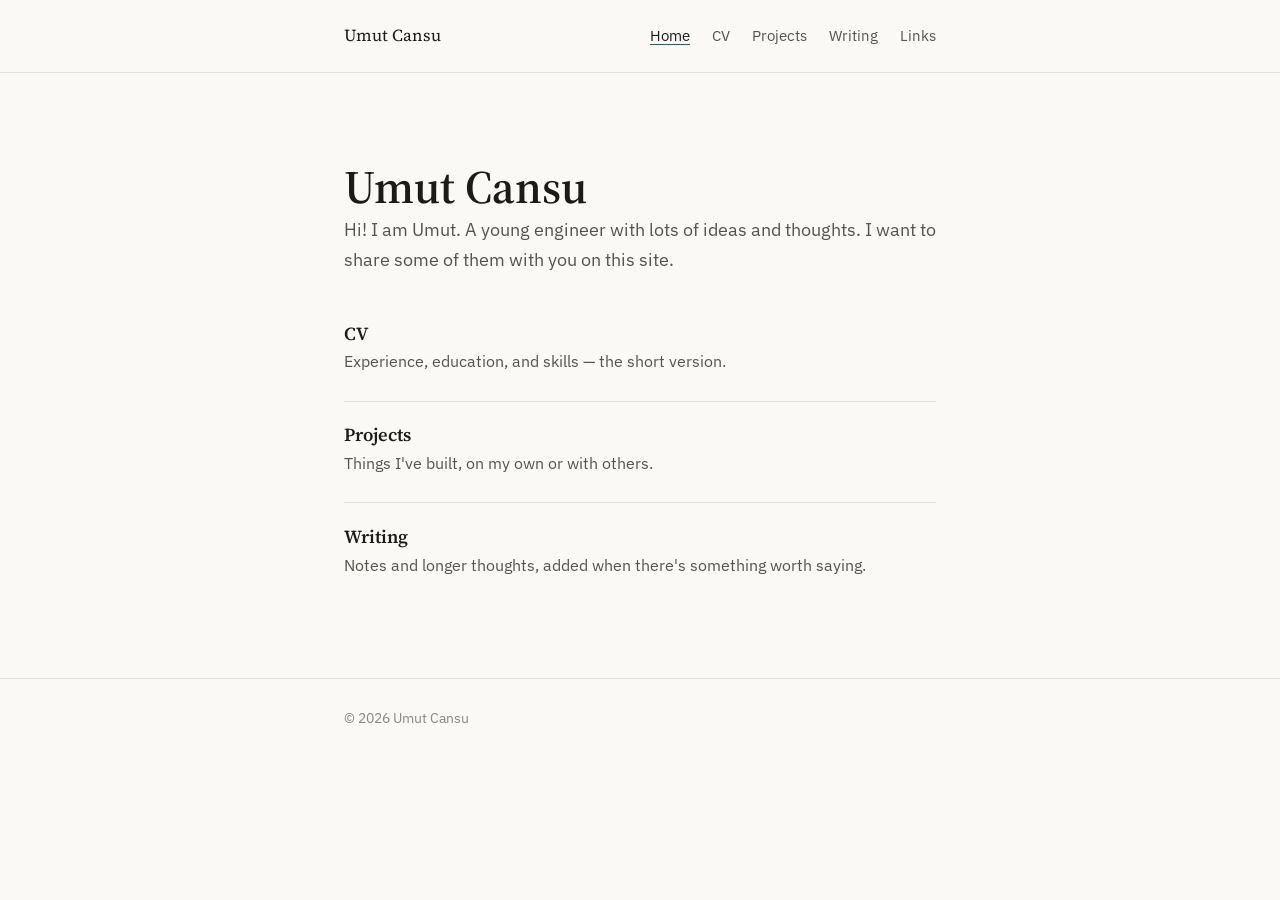
<file: index.html>
<!DOCTYPE html>
<html lang="en">
<head>
<meta charset="UTF-8">
<meta name="viewport" content="width=device-width, initial-scale=1.0">
<title>Umut Cansu</title>
<meta name="description" content="Umut Cansu — CV, projects, and writing.">
<link rel="preconnect" href="https://fonts.googleapis.com">
<link rel="preconnect" href="https://fonts.gstatic.com" crossorigin>
<link href="https://fonts.googleapis.com/css2?family=Source+Serif+4:wght@400;600&family=IBM+Plex+Sans:wght@400;500&family=IBM+Plex+Mono:wght@400;500&display=swap" rel="stylesheet">
<link rel="stylesheet" href="styles.css">
</head>
<body>

<nav class="nav">
  <div class="nav-inner">
    <a class="nav-name" href="index.html">Umut Cansu</a>
    <div class="nav-links">
      <a href="index.html" aria-current="page">Home</a>
      <a href="cv.html">CV</a>
      <a href="projects.html">Projects</a>
      <a href="blog.html">Writing</a>
      <a href="links.html">Links</a>
    </div>
  </div>
</nav>

<main>
  <section class="hero">
    <h1>Umut Cansu</h1>
    <p class="lede">Hi! I am Umut. A young engineer with lots of ideas and thoughts. I want to share some of them with you on this site.</p>
  </section>

  <div class="teasers">
    <a class="teaser" href="cv.html">
      <h3>CV</h3>
      <p>Experience, education, and skills — the short version.</p>
    </a>
    <a class="teaser" href="projects.html">
      <h3>Projects</h3>
      <p>Things I've built, on my own or with others.</p>
    </a>
    <a class="teaser" href="blog.html">
      <h3>Writing</h3>
      <p>Notes and longer thoughts, added when there's something worth saying.</p>
    </a>
  </div>
</main>

<footer>
  <div class="footer-inner">
    © <span id="year"></span> Umut Cansu
  </div>
</footer>

<script>document.getElementById('year').textContent = new Date().getFullYear();</script>
</body>
</html>
</file>
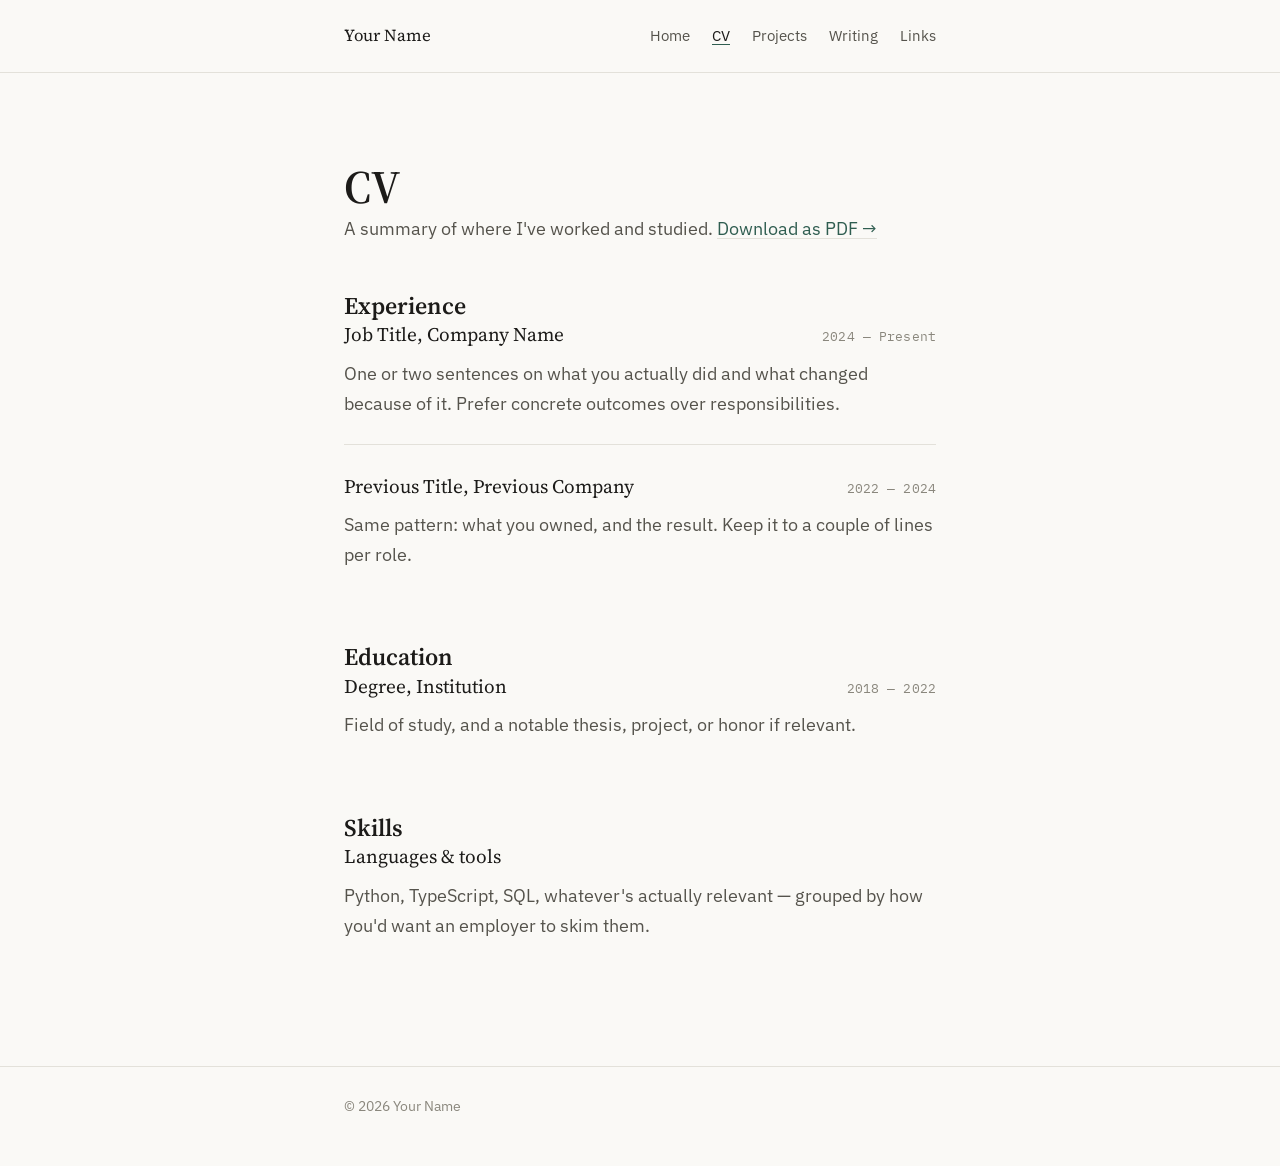
<file: cv.html>
<!DOCTYPE html>
<html lang="en">
<head>
<meta charset="UTF-8">
<meta name="viewport" content="width=device-width, initial-scale=1.0">
<title>CV — Your Name</title>
<link rel="preconnect" href="https://fonts.googleapis.com">
<link rel="preconnect" href="https://fonts.gstatic.com" crossorigin>
<link href="https://fonts.googleapis.com/css2?family=Source+Serif+4:wght@400;600&family=IBM+Plex+Sans:wght@400;500&family=IBM+Plex+Mono:wght@400;500&display=swap" rel="stylesheet">
<link rel="stylesheet" href="styles.css">
</head>
<body>

<nav class="nav">
  <div class="nav-inner">
    <a class="nav-name" href="index.html">Your Name</a>
    <div class="nav-links">
      <a href="index.html">Home</a>
      <a href="cv.html" aria-current="page">CV</a>
      <a href="projects.html">Projects</a>
      <a href="blog.html">Writing</a>
      <a href="links.html">Links</a>
    </div>
  </div>
</nav>

<main>
  <h1>CV</h1>
  <p class="section-intro">A summary of where I've worked and studied. <a href="#">Download as PDF →</a></p>

  <div class="cv-group">
    <h2>Experience</h2>
    <div class="entry-list">

      <div class="entry">
        <div class="entry-head">
          <span class="entry-title">Job Title, Company Name</span>
          <span class="mono">2024 — Present</span>
        </div>
        <div class="entry-body">
          <p>One or two sentences on what you actually did and what changed because of it. Prefer concrete outcomes over responsibilities.</p>
        </div>
      </div>

      <div class="entry">
        <div class="entry-head">
          <span class="entry-title">Previous Title, Previous Company</span>
          <span class="mono">2022 — 2024</span>
        </div>
        <div class="entry-body">
          <p>Same pattern: what you owned, and the result. Keep it to a couple of lines per role.</p>
        </div>
      </div>

    </div>
  </div>

  <div class="cv-group">
    <h2>Education</h2>
    <div class="entry-list">

      <div class="entry">
        <div class="entry-head">
          <span class="entry-title">Degree, Institution</span>
          <span class="mono">2018 — 2022</span>
        </div>
        <div class="entry-body">
          <p>Field of study, and a notable thesis, project, or honor if relevant.</p>
        </div>
      </div>

    </div>
  </div>

  <div class="cv-group">
    <h2>Skills</h2>
    <div class="entry-list">
      <div class="entry">
        <div class="entry-head">
          <span class="entry-title">Languages &amp; tools</span>
        </div>
        <div class="entry-body">
          <p>Python, TypeScript, SQL, whatever's actually relevant — grouped by how you'd want an employer to skim them.</p>
        </div>
      </div>
    </div>
  </div>

</main>

<footer>
  <div class="footer-inner">
    © <span id="year"></span> Your Name
  </div>
</footer>

<script>document.getElementById('year').textContent = new Date().getFullYear();</script>
</body>
</html>
</file>
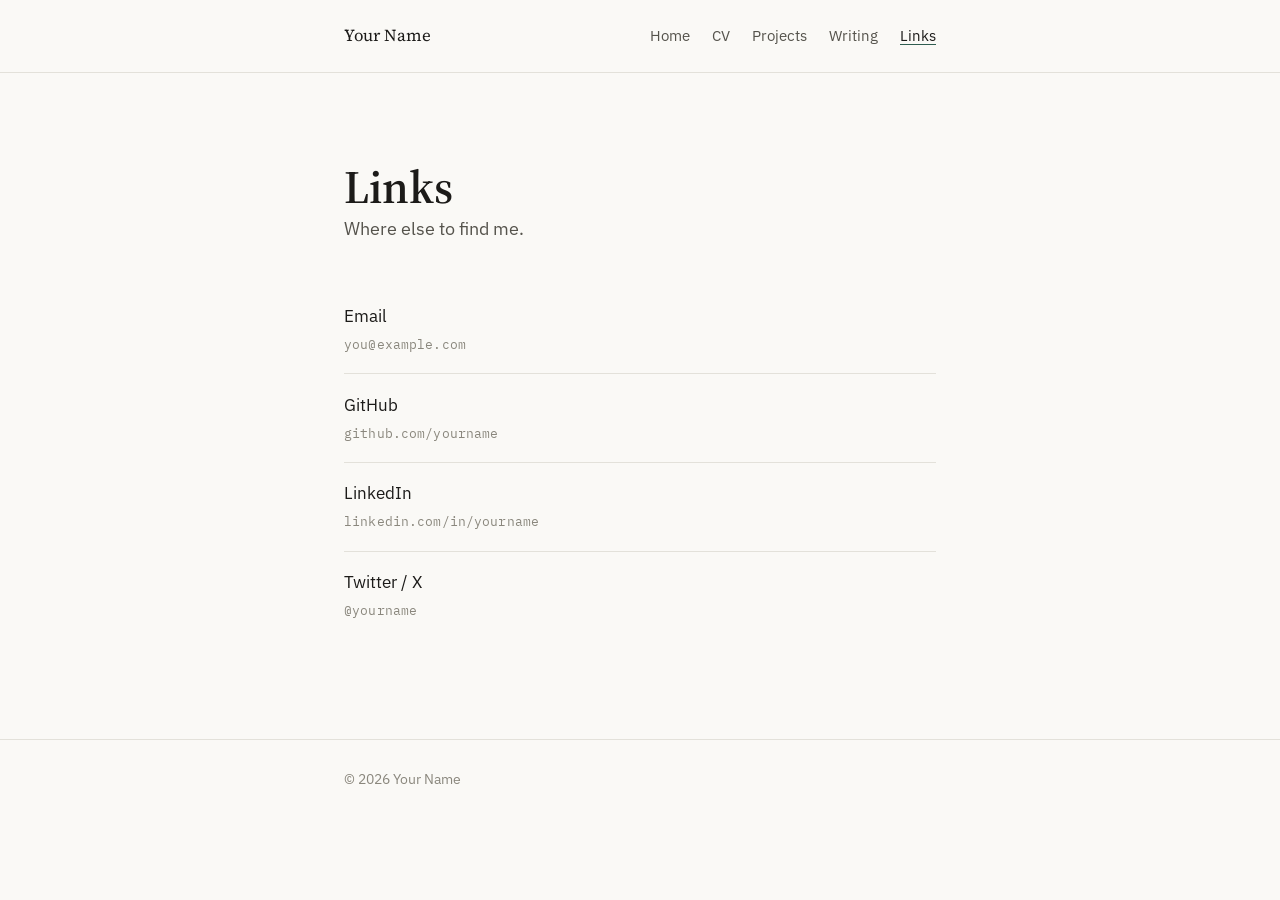
<file: links.html>
<!DOCTYPE html>
<html lang="en">
<head>
<meta charset="UTF-8">
<meta name="viewport" content="width=device-width, initial-scale=1.0">
<title>Links — Your Name</title>
<link rel="preconnect" href="https://fonts.googleapis.com">
<link rel="preconnect" href="https://fonts.gstatic.com" crossorigin>
<link href="https://fonts.googleapis.com/css2?family=Source+Serif+4:wght@400;600&family=IBM+Plex+Sans:wght@400;500&family=IBM+Plex+Mono:wght@400;500&display=swap" rel="stylesheet">
<link rel="stylesheet" href="styles.css">
</head>
<body>

<nav class="nav">
  <div class="nav-inner">
    <a class="nav-name" href="index.html">Your Name</a>
    <div class="nav-links">
      <a href="index.html">Home</a>
      <a href="cv.html">CV</a>
      <a href="projects.html">Projects</a>
      <a href="blog.html">Writing</a>
      <a href="links.html" aria-current="page">Links</a>
    </div>
  </div>
</nav>

<main>
  <h1>Links</h1>
  <p class="section-intro">Where else to find me.</p>

  <div class="link-list">
    <a href="mailto:you@example.com">
      Email
      <span class="mono">you@example.com</span>
    </a>
    <a href="https://github.com/yourname" target="_blank" rel="noopener">
      GitHub
      <span class="mono">github.com/yourname</span>
    </a>
    <a href="https://linkedin.com/in/yourname" target="_blank" rel="noopener">
      LinkedIn
      <span class="mono">linkedin.com/in/yourname</span>
    </a>
    <a href="https://twitter.com/yourname" target="_blank" rel="noopener">
      Twitter / X
      <span class="mono">@yourname</span>
    </a>
  </div>
</main>

<footer>
  <div class="footer-inner">
    © <span id="year"></span> Your Name
  </div>
</footer>

<script>document.getElementById('year').textContent = new Date().getFullYear();</script>
</body>
</html>
</file>
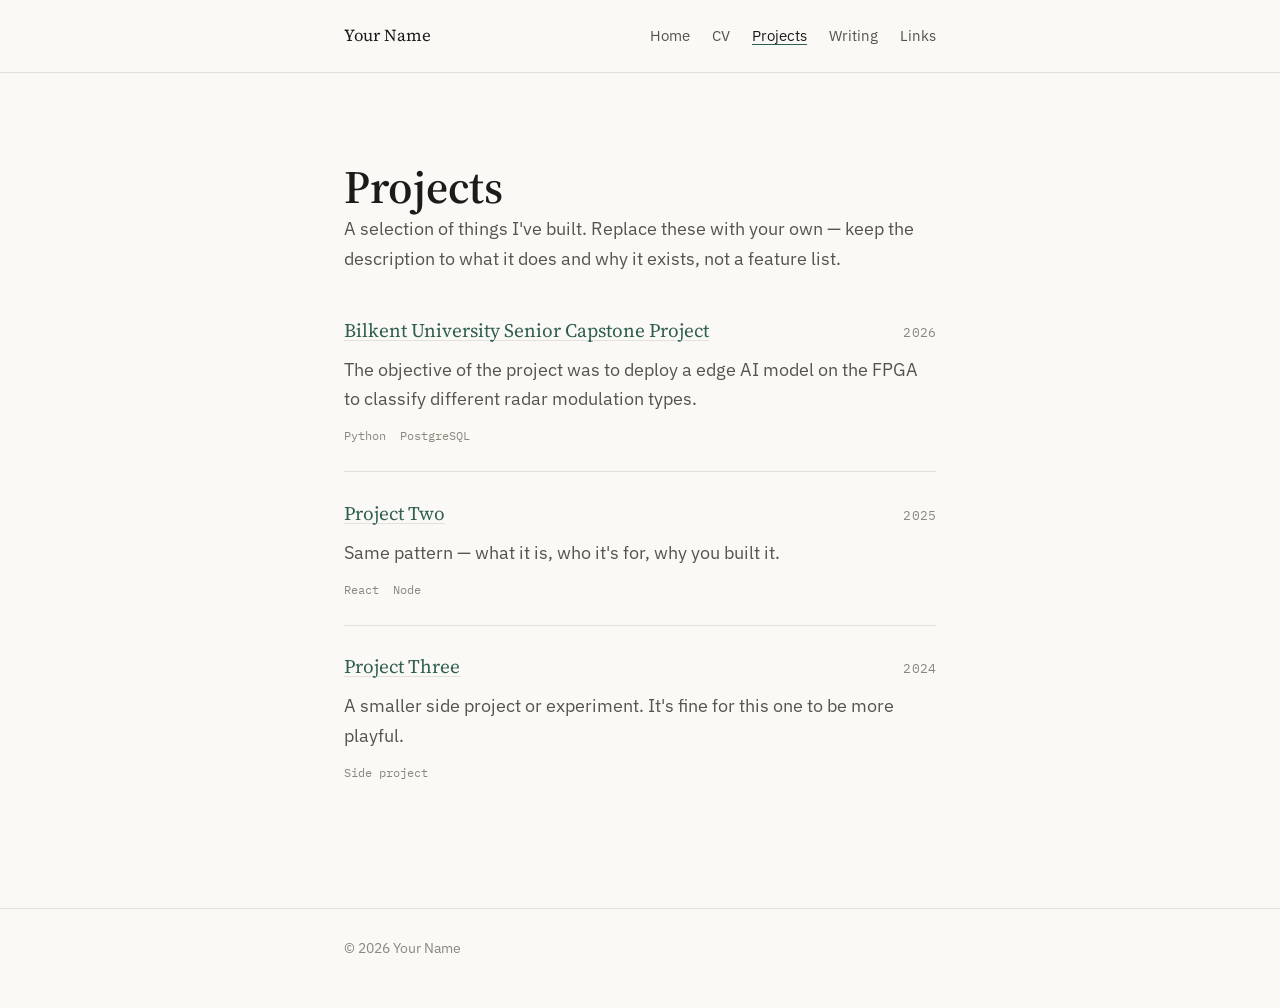
<file: projects.html>
<!DOCTYPE html>
<html lang="en">
<head>
<meta charset="UTF-8">
<meta name="viewport" content="width=device-width, initial-scale=1.0">
<title>Projects — Umut Cansu</title>
<link rel="preconnect" href="https://fonts.googleapis.com">
<link rel="preconnect" href="https://fonts.gstatic.com" crossorigin>
<link href="https://fonts.googleapis.com/css2?family=Source+Serif+4:wght@400;600&family=IBM+Plex+Sans:wght@400;500&family=IBM+Plex+Mono:wght@400;500&display=swap" rel="stylesheet">
<link rel="stylesheet" href="styles.css">
</head>
<body>

<nav class="nav">
  <div class="nav-inner">
    <a class="nav-name" href="index.html">Your Name</a>
    <div class="nav-links">
      <a href="index.html">Home</a>
      <a href="cv.html">CV</a>
      <a href="projects.html" aria-current="page">Projects</a>
      <a href="blog.html">Writing</a>
      <a href="links.html">Links</a>
    </div>
  </div>
</nav>

<main>
  <h1>Projects</h1>
  <p class="section-intro">A selection of things I've built. Replace these with your own — keep the description to what it does and why it exists, not a feature list.</p>

  <div class="entry-list">

    <div class="entry">
      <div class="entry-head">
        <span class="entry-title"><a href="projects/bilkent_capstone.html">Bilkent University Senior Capstone Project</a></span>
        <span class="mono">2026</span>
      </div>
      <div class="entry-body">
        <p>The objective of the project was to deploy a edge AI model on the FPGA to classify different radar modulation types.</p>
      </div>
      <div class="tag-row">
        <span>Python</span>
        <span>PostgreSQL</span>
      </div>
    </div>

    <div class="entry">
      <div class="entry-head">
        <span class="entry-title"><a href="#">Project Two</a></span>
        <span class="mono">2025</span>
      </div>
      <div class="entry-body">
        <p>Same pattern — what it is, who it's for, why you built it.</p>
      </div>
      <div class="tag-row">
        <span>React</span>
        <span>Node</span>
      </div>
    </div>

    <div class="entry">
      <div class="entry-head">
        <span class="entry-title"><a href="#">Project Three</a></span>
        <span class="mono">2024</span>
      </div>
      <div class="entry-body">
        <p>A smaller side project or experiment. It's fine for this one to be more playful.</p>
      </div>
      <div class="tag-row">
        <span>Side project</span>
      </div>
    </div>

  </div>
</main>

<footer>
  <div class="footer-inner">
    © <span id="year"></span> Your Name
  </div>
</footer>

<script>document.getElementById('year').textContent = new Date().getFullYear();</script>
</body>
</html>
</file>
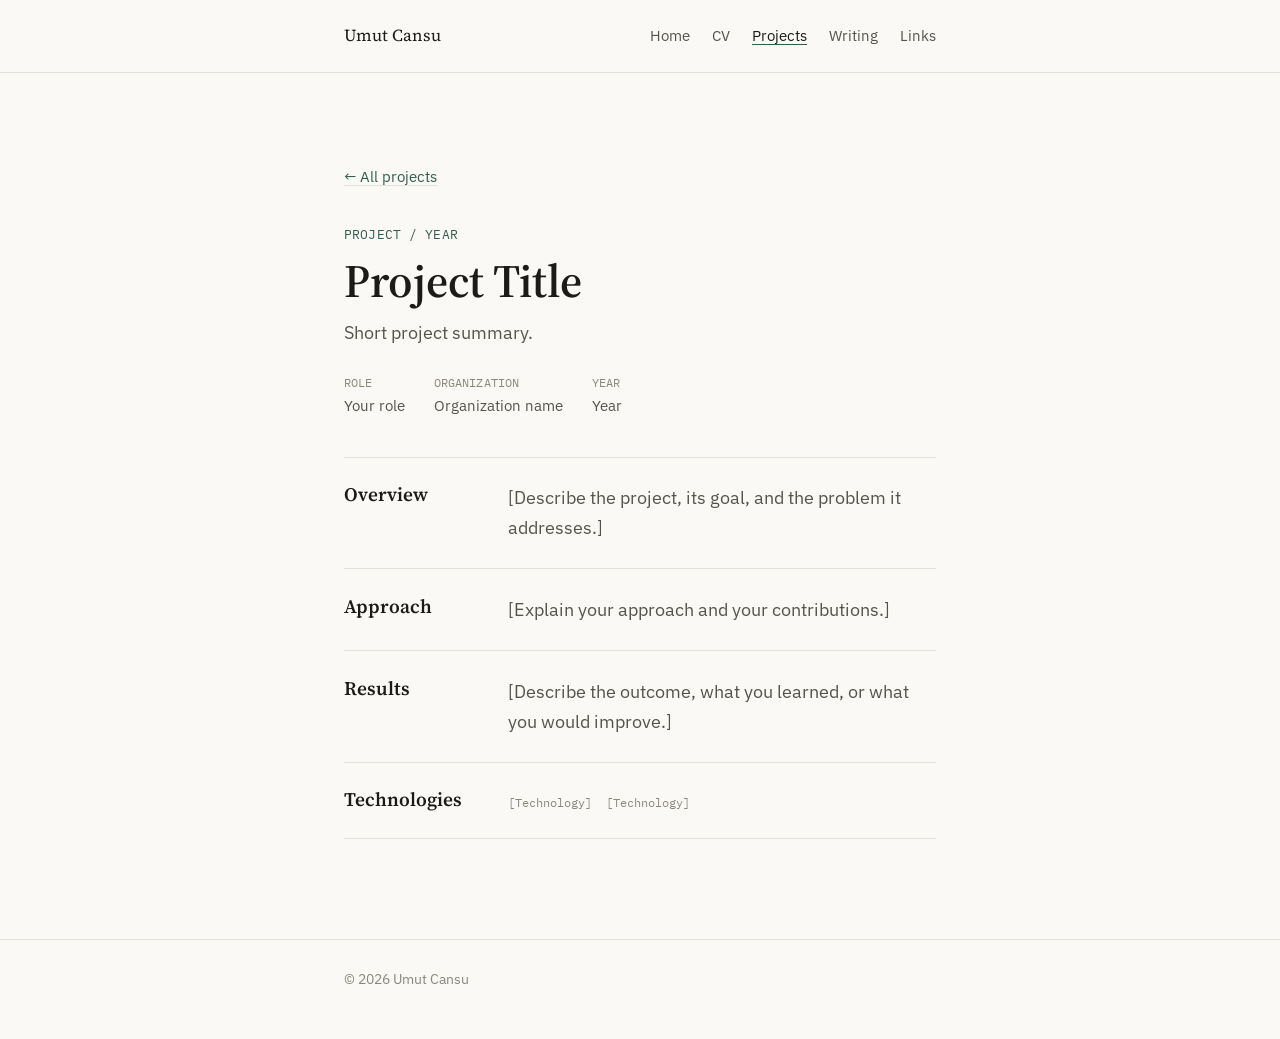
<file: projects/bilkent_capstone.html>
<!DOCTYPE html>
<html lang="en">
<head>
<meta charset="UTF-8">
<meta name="viewport" content="width=device-width, initial-scale=1.0">
<title>Project Title — Umut Cansu</title>
<meta name="description" content="Project details by Umut Cansu.">
<link rel="preconnect" href="https://fonts.googleapis.com">
<link rel="preconnect" href="https://fonts.gstatic.com" crossorigin>
<link href="https://fonts.googleapis.com/css2?family=Source+Serif+4:wght@400;600&family=IBM+Plex+Sans:wght@400;500&family=IBM+Plex+Mono:wght@400;500&display=swap" rel="stylesheet">
<link rel="stylesheet" href="../styles.css">
</head>
<body>
<nav class="nav">
	<div class="nav-inner">
		<a class="nav-name" href="../index.html">Umut Cansu</a>
		<div class="nav-links">
			<a href="../index.html">Home</a>
			<a href="../cv.html">CV</a>
			<a href="../projects.html" aria-current="page">Projects</a>
			<a href="../blog.html">Writing</a>
			<a href="../links.html">Links</a>
		</div>
	</div>
</nav>

<main>
	<article class="project-detail">
		<header class="project-header">
			<a class="back-link" href="../projects.html">&larr; All projects</a>
			<p class="project-kicker mono">PROJECT / YEAR</p>
			<h1>Project Title</h1>
			<p class="project-summary">Short project summary.</p>
			<div class="project-meta">
				<p><span class="mono">ROLE</span> Your role</p>
				<p><span class="mono">ORGANIZATION</span> Organization name</p>
				<p><span class="mono">YEAR</span> Year</p>
			</div>
		</header>

		<section class="project-section">
			<h2>Overview</h2>
			<div class="project-section-body">
				<p>[Describe the project, its goal, and the problem it addresses.]</p>
			</div>
		</section>

		<section class="project-section">
			<h2>Approach</h2>
			<div class="project-section-body">
				<p>[Explain your approach and your contributions.]</p>
			</div>
		</section>

		<section class="project-section">
			<h2>Results</h2>
			<div class="project-section-body">
				<p>[Describe the outcome, what you learned, or what you would improve.]</p>
			</div>
		</section>

		<section class="project-section">
			<h2>Technologies</h2>
			<div class="project-section-body">
				<div class="tag-row">
					<span>[Technology]</span>
					<span>[Technology]</span>
				</div>
			</div>
		</section>
	</article>
</main>

<footer>
	<div class="footer-inner">
		&copy; <span id="year"></span> Umut Cansu
	</div>
</footer>

<script>document.getElementById('year').textContent = new Date().getFullYear();</script>
</body>
</html>
</file>
<file: styles.css>
/* ============================================
   Design tokens
   ============================================ */
:root {
  --paper: #faf9f6;
  --ink: #1c1b19;
  --ink-soft: #55534c;
  --ink-faint: #8a877d;
  --line: #e3e1da;
  --accent: #2f5d50;
  --accent-tint: #e8eeec;

  --serif: "Source Serif 4", Georgia, serif;
  --sans: "IBM Plex Sans", -apple-system, BlinkMacSystemFont, "Segoe UI", sans-serif;
  --mono: "IBM Plex Mono", ui-monospace, SFMono-Regular, monospace;

  --content-width: 720px;
  --gutter: clamp(20px, 6vw, 64px);
}

@media (prefers-color-scheme: dark) {
  /* Intentionally not auto-switching to dark mode: a personal CV/writing
     site reads better staying consistently on warm paper. */
}

* { box-sizing: border-box; }

html {
  -webkit-text-size-adjust: 100%;
}

body {
  margin: 0;
  background: var(--paper);
  color: var(--ink);
  font-family: var(--sans);
  font-size: 18px;
  line-height: 1.65;
  -webkit-font-smoothing: antialiased;
}

::selection {
  background: var(--accent-tint);
  color: var(--ink);
}

a {
  color: var(--accent);
  text-decoration-color: var(--line);
  text-underline-offset: 3px;
  text-decoration-thickness: 1px;
}

a:hover { text-decoration-color: var(--accent); }

a:focus-visible,
button:focus-visible {
  outline: 2px solid var(--accent);
  outline-offset: 3px;
}

h1, h2, h3 {
  font-family: var(--serif);
  font-weight: 600;
  line-height: 1.15;
  margin: 0;
  color: var(--ink);
}

h1 { font-size: clamp(2.1rem, 4vw, 2.9rem); }
h2 { font-size: 1.5rem; margin-top: 3rem; }
h3 { font-size: 1.15rem; }

p { margin: 0 0 1.1em 0; }

.mono {
  font-family: var(--mono);
  font-size: 0.82rem;
  color: var(--ink-faint);
  letter-spacing: 0.01em;
}

/* ============================================
   Layout shell
   ============================================ */
.nav {
  border-bottom: 1px solid var(--line);
}

.nav-inner {
  max-width: var(--content-width);
  margin: 0 auto;
  padding: 22px var(--gutter);
  display: flex;
  align-items: baseline;
  justify-content: space-between;
  gap: 24px;
  flex-wrap: wrap;
}

.nav-name {
  font-family: var(--serif);
  font-size: 1.05rem;
  color: var(--ink);
  text-decoration: none;
}

.nav-links {
  display: flex;
  gap: 22px;
  flex-wrap: wrap;
}

.nav-links a {
  color: var(--ink-soft);
  font-size: 0.95rem;
  text-decoration: none;
}

.nav-links a:hover,
.nav-links a[aria-current="page"] {
  color: var(--ink);
  text-decoration: underline;
  text-decoration-color: var(--accent);
}

main {
  max-width: var(--content-width);
  margin: 0 auto;
  padding: clamp(48px, 8vw, 88px) var(--gutter) 100px;
}

footer {
  border-top: 1px solid var(--line);
}

.footer-inner {
  max-width: var(--content-width);
  margin: 0 auto;
  padding: 28px var(--gutter) 48px;
  color: var(--ink-faint);
  font-size: 0.88rem;
}

/* ============================================
   Home
   ============================================ */
.hero p.lede {
  font-size: 1.15rem;
  color: var(--ink-soft);
  max-width: 54ch;
}

.hero {
  margin-bottom: 2.5rem;
}

.teasers {
  margin-top: 3rem;
  display: grid;
  gap: 1.6rem;
}

.teaser {
  display: block;
  text-decoration: none;
  padding-top: 1.4rem;
  border-top: 1px solid var(--line);
}

.teaser:first-child { border-top: none; padding-top: 0; }

.teaser h3 {
  color: var(--ink);
  margin-bottom: 0.3em;
}

.teaser p {
  color: var(--ink-soft);
  margin: 0;
  font-size: 0.98rem;
}

/* ============================================
   Lists shared by CV / Projects / Links / Blog
   ============================================ */
.section-intro {
  color: var(--ink-soft);
  max-width: 56ch;
  margin-bottom: 2.6rem;
}

.entry-list {
  display: grid;
}

.entry {
  padding: 1.6rem 0;
  border-top: 1px solid var(--line);
  display: grid;
  gap: 0.5rem;
}

.entry:first-child { border-top: none; padding-top: 0; }

.entry-head {
  display: flex;
  justify-content: space-between;
  align-items: baseline;
  gap: 16px;
  flex-wrap: wrap;
}

.entry-title {
  font-family: var(--serif);
  font-size: 1.2rem;
  color: var(--ink);
}

.entry-sub {
  color: var(--ink-soft);
  font-size: 0.98rem;
}

.entry-body {
  color: var(--ink-soft);
}

.entry-body p:last-child { margin-bottom: 0; }

.tag-row {
  display: flex;
  gap: 14px;
  flex-wrap: wrap;
  margin-top: 0.2rem;
}

.tag-row span {
  font-family: var(--mono);
  font-size: 0.78rem;
  color: var(--ink-faint);
}

/* CV specific */
.cv-group {
  margin-bottom: 3rem;
}

.cv-group:last-child { margin-bottom: 0; }

/* Links page */
.link-list a {
  display: block;
  padding: 1.1rem 0;
  border-top: 1px solid var(--line);
  text-decoration: none;
  color: var(--ink);
  font-size: 1.05rem;
}

.link-list a:first-child { border-top: none; }

.link-list a .mono { display: block; margin-top: 0.2rem; }

.link-list a:hover { color: var(--accent); }

/* ============================================
   Blog
   ============================================ */
.blog-filters {
  display: flex;
  gap: 18px;
  flex-wrap: wrap;
  margin-bottom: 2.2rem;
}

.blog-filters button {
  font-family: var(--mono);
  font-size: 0.8rem;
  background: none;
  border: none;
  padding: 0;
  color: var(--ink-faint);
  cursor: pointer;
}

.blog-filters button.active,
.blog-filters button:hover {
  color: var(--accent);
  text-decoration: underline;
}

.post-list-item {
  padding: 1.5rem 0;
  border-top: 1px solid var(--line);
}

.post-list-item:first-child { border-top: none; padding-top: 0; }

.post-list-item a {
  text-decoration: none;
}

.post-list-item h3 {
  color: var(--ink);
  margin-bottom: 0.35em;
}

.post-list-item .mono { margin-bottom: 0.6em; }

.post-list-item p {
  color: var(--ink-soft);
  margin: 0;
}

.post-detail .back-link {
  display: inline-block;
  margin-bottom: 2rem;
  font-size: 0.92rem;
}

.post-detail h1 {
  margin-bottom: 0.4rem;
}

.post-detail .mono {
  margin-bottom: 2rem;
  display: block;
}

.post-detail .post-content {
  color: var(--ink);
}

.post-content p { margin-bottom: 1.3em; }

.empty-state {
  color: var(--ink-faint);
  font-style: normal;
}

/* ============================================
   Project detail
   ============================================ */
.project-header {
  padding-bottom: 2.4rem;
  border-bottom: 1px solid var(--line);
}

.project-detail .back-link {
  display: inline-block;
  margin-bottom: 2.2rem;
  font-size: 0.92rem;
}

.project-kicker {
  color: var(--accent);
  margin-bottom: 0.6rem;
}

.project-header h1 {
  margin-bottom: 0.55rem;
}

.project-summary {
  max-width: 54ch;
  color: var(--ink-soft);
  font-size: 1.12rem;
  margin-bottom: 1.6rem;
}

.project-meta {
  display: flex;
  flex-wrap: wrap;
  gap: 0.8rem 1.8rem;
}

.project-meta p {
  display: grid;
  gap: 0.15rem;
  margin: 0;
  color: var(--ink-soft);
  font-size: 0.92rem;
}

.project-meta .mono {
  font-size: 0.72rem;
}

.project-section {
  display: grid;
  grid-template-columns: 140px minmax(0, 1fr);
  gap: 24px;
  padding: 1.6rem 0;
  border-bottom: 1px solid var(--line);
}

.project-section h2 {
  margin: 0;
  font-size: 1.2rem;
}

.project-section-body {
  color: var(--ink-soft);
}

.project-section-body p:last-child {
  margin-bottom: 0;
}

/* ============================================
   Responsive
   ============================================ */
@media (max-width: 520px) {
  body { font-size: 17px; }
  .nav-inner { padding-top: 18px; padding-bottom: 18px; }
  .entry-head { flex-direction: column; align-items: flex-start; }
  .project-section { grid-template-columns: 1fr; gap: 0.5rem; }
}

@media (prefers-reduced-motion: reduce) {
  * { scroll-behavior: auto !important; }
}
</file>
